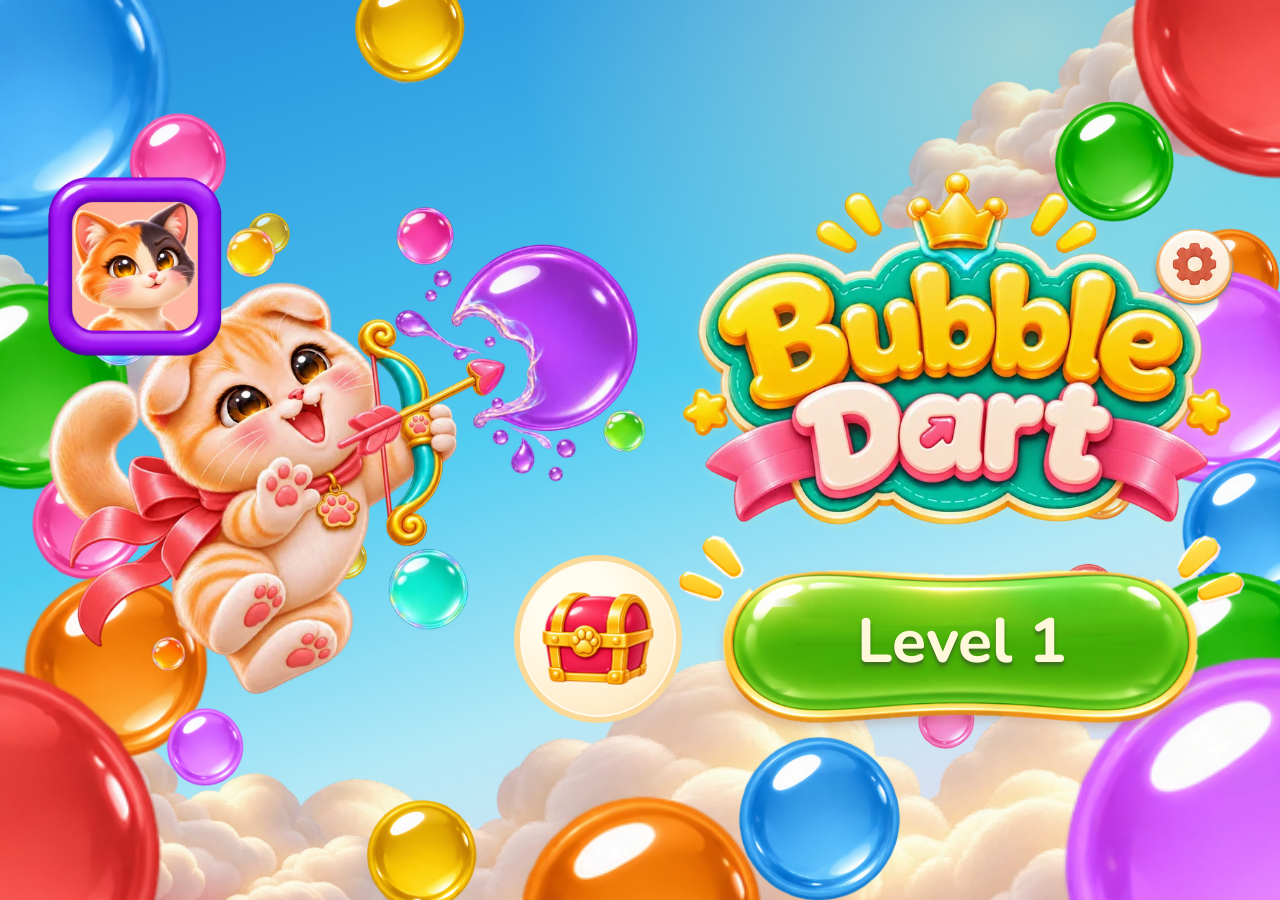
<file: index.html>
<!doctype html>
<html lang="en" class="release-starting notranslate" translate="no">
<head>
<meta charset="utf-8">
<meta name="viewport" content="width=device-width, initial-scale=1, viewport-fit=cover">
<meta name="google" content="notranslate">
<meta name="robots" content="noindex">
<title>Bubble Dart</title>

<script defer src="config.js?v=3.53-international.10"></script>
<script defer src="boot.js?v=3.53-international.10"></script>
<style>.hp-home[hidden] { display: none; }
.hp-home {
  position: fixed;
  inset: 0;
  z-index: 50;
  display: grid;
  justify-items: center;
  overflow: auto;
  overscroll-behavior: contain;
  isolation: isolate;
}

.hp-stage {
  position: relative;
  align-self: center;
  display: grid;
  justify-items: center;
  width: min(100%, calc(100dvh * 941 / 1672), 960px);
  min-width: min(100%, 235px);
  container-type: inline-size;
}

.hp-stage::after { content: ''; height: 11.796cqw; }

.hp-art {
  position: relative;
  width: 100%;
  aspect-ratio: 941 / 1292;
  pointer-events: none;
  user-select: none;
}

.hp-logo {
  position: absolute;
  top: 1.70cqw;
  left: 11.90%;
  width: 76.20%;
  height: auto;
  filter: drop-shadow(0 2px 4px #fdf1af40);
}

.hp-action {
  position: absolute;
  inset: auto 0 0;
  aspect-ratio: 3074 / 2527;
  pointer-events: none;
  user-select: none;
}

.hp-piece {
  position: absolute;
  top: var(--sprite-y);
  left: var(--sprite-x);
  display: block;
  width: var(--sprite-width);
  height: auto;
}

.hp-settings {
  position: absolute;
  top: max(2.77cqw, env(safe-area-inset-top));
  right: max(2.77cqw, env(safe-area-inset-right));
  z-index: 2;
  display: grid;
  place-items: center;
  width: clamp(44px, 13.92cqw, 131px);
  aspect-ratio: 1;
  padding: 0;
  border: 0;
  border-radius: 50%;
  background: transparent;
  cursor: pointer;
  touch-action: manipulation;
  -webkit-tap-highlight-color: transparent;
}

.hp-cta {
  position: relative;
  display: grid;
  width: 75.24%;
  aspect-ratio: 708 / 244;
  min-height: 48px;
  margin-top: 2.66cqw;
}

.hp-rays {
  position: absolute;
  top: -17.21%;
  width: 15.40%;
  height: auto;
  pointer-events: none;
}

.hp-rays-left { left: -8.62%; }
.hp-rays-right { right: -8.20%; }

.hp-play {
  --play-left: url('assets/8e3ee5656d4b4afed1085bdb.png');
  --play-middle: url('assets/3955a6907fad05a4241038dd.png');
  --play-right: url('assets/65df55bea0be28d249e88ddf.png');
}

.hp-play {
  position: relative;
  display: grid;
  place-items: center;
  width: 100%;
  height: 100%;
  min-height: 48px;
  padding: 0;
  border: 0;
  border-radius: 999px;
  background: transparent;
  color: #fff8da;
  container-type: size;
  cursor: pointer;
  touch-action: manipulation;
  -webkit-tap-highlight-color: transparent;
}

.hp-play:active {
  --play-left: url('assets/c6189aeb4cb40c96b48bccee.png');
  --play-middle: url('assets/044de3bd4ca53897f409df7b.png');
  --play-right: url('assets/d2837951f0b65182545cf876.png');
}

.hp-play-skin {
  position: absolute;
  inset: 0;
  display: grid;
  grid-template-columns: min(32%, 68.85246cqh) minmax(0, 1fr) min(32%, 68.85246cqh);
  pointer-events: none;
  filter: drop-shadow(0 5px 5px #9f65504d);
}

.hp-play-skin > span {
  min-width: 0;
  background-size: 100% 100%;
  background-repeat: no-repeat;
}

.hp-play-skin > span:not(:last-child) { margin-right: -1px; }
.hp-play-skin > span:nth-child(1) { background-image: var(--play-left); }
.hp-play-skin > span:nth-child(2) { background-image: var(--play-middle); }
.hp-play-skin > span:nth-child(3) { background-image: var(--play-right); }

.hp-level-label {
  position: relative;
  top: -.07em;
  display: block;
  font-family: 'Bubble Poke Level', var(--port-cjk, sans-serif), sans-serif;
  font-weight: 750;
  font-synthesis: none;
  font-size: clamp(20px, 12.65cqw, 95px);
  line-height: 1.08;
  white-space: nowrap;
  text-shadow: 0 .05em .04em #3b711b, 0 .09em .07em #446d236b;
  user-select: none;
}

.hp-home button:focus-visible { outline: 3px solid #633e97; outline-offset: 2px; }
.hp-play:active > span { transform: translateY(2px); }

@media (hover: hover) {
  .hp-play:hover .hp-play-skin { filter: brightness(1.05) drop-shadow(0 5px 5px #9f65504d); }
}

body.dark .hp-home::after {
  content: '';
  position: absolute;
  inset: 0;
  background: #12213a5c;
  pointer-events: none;
  z-index: 1;
}

@media (orientation: landscape) {
  .hp-stage {
    width: min(100%, calc(100dvh * 1.8), 1260px);
    grid-template-columns: 1.1fr 1fr;
    grid-template-rows: 1fr auto;
    align-items: center;
    column-gap: clamp(9px, 2vw, 32px);
    padding: clamp(12px, 2.5vw, 28px);
  }
  .hp-stage::after { display: none; }
  .hp-art { display: contents; }
  .hp-action { position: relative; inset: auto; grid-area: 1 / 1 / 3; width: 100%; }
  .hp-logo { position: static; grid-area: 1 / 2; align-self: end; width: 100%; }
  .hp-cta { grid-area: 2 / 2; align-self: start; width: 88%; margin-top: 5%; }
  .hp-settings { top: max(9px, env(safe-area-inset-top)); right: max(9px, env(safe-area-inset-right)); width: clamp(44px, 7cqw, 85px); }
}

@media (orientation: portrait) and (min-aspect-ratio: 1/2) {
  .hp-stage .hp-logo {
    top: 8cqw;
    left: 16%;
    width: 68%;
  }
}
* { box-sizing: border-box; }
html, body { margin: 0; min-height: 100%; background: #52c9e7; }

html.release-starting #homeScreen {
  background: radial-gradient(ellipse at 80% 5%, #fbf1c982 0, #fdf4d000 35%),
    linear-gradient(162deg, #218bdb 0, #51ccf1 45%, #b5e9f6 68%, #ffd9ee 100%);
}

html.release-starting :is(#gameScreen, .hp-toolbar, #homeChestButton, .hp-rays) {
  display: none !important;
}
html.release-starting #homeContinue,
html.release-starting #homeScreen:not(.art-ready) :is(.hp-art, #releaseLoading) {
  visibility: hidden;
}

.hp-illustration { display: block; width: 100%; height: auto; }

#releaseLoading {
  position: absolute; top: 50%; left: 50%; translate: -50% -50%;
  width: min(95%, 340px);
  height: clamp(12px, 2.8dvh, 20px);
  box-sizing: border-box; border: 2px solid #fff0c3; border-radius: 999px;
  background: #784b2d; overflow: hidden; box-shadow: 0 2px 0 #b1622d80;
}

#releaseLoading:not([data-load-failed])::before {
  content: ""; display: block; width: 88%; height: 100%; border-radius: inherit;
  background: linear-gradient(#fff79c, #ffda5b 48%, #ffac2f);
  transform-origin: left; animation: release-progress 4s cubic-bezier(.12,.65,.27,1) both;
}

@keyframes release-progress { from { transform: scaleX(.1); } to { transform: scaleX(1); } }

@media (prefers-reduced-motion: reduce) {
  #releaseLoading:not([data-load-failed])::before { animation: none; width: 55%; }
}

#releaseLoading[data-load-failed] {
  display: grid; place-items: center; width: auto; height: auto;
  background: #fff4db; border: 0; box-shadow: none;
}

#releaseLoading button {
  width: 48px; height: 48px; border: 0; background: transparent;
  color: #563567; font: 700 28px system-ui, sans-serif; cursor: pointer;
}</style>
</head>
<body class="notranslate" translate="no">
  <section id="homeScreen" class="hp-home" aria-label="Bubble Dart" aria-busy="true">
  <div class="hp-stage">
    <div class="hp-art">
      <div class="hp-action" aria-hidden="true"><img class="hp-illustration" src="[data-uri]" alt="" width="3074" height="2527"></div>
      <img class="hp-logo" src="[data-uri]" width="1560" height="1008" alt="Bubble Dart">
    </div>
    <div class="hp-toolbar">
      <button id="homeProfileButton" type="button" aria-haspopup="dialog"
      aria-controls="profileOverlay" aria-label="" title=""><span id="homeProfileBadge" class="profile-badge" aria-hidden="true"><span class="profile-badge-mask"><img alt="" draggable="false"></span>
    <img class="profile-badge-frame" alt="" draggable="false"></span></button>
      <button id="homeSettingsButton" class="hp-settings settings-trigger" type="button" onclick="openSettings()"
      aria-haspopup="dialog" aria-controls="settingsOverlay" aria-label="" data-l10n-label="settingsLabel" title="">
      <img src="assets/a4470adf59cbbb919cbd9297.png" width="131" height="131" alt="">
    </button>
    </div>
    <button id="homeChestButton" type="button"
      aria-haspopup="dialog" aria-controls="chestDialog" aria-label="">
      <img src="assets/74a7cb6e20794e8a2178419e.webp" alt="" draggable="false">
      <span id="homeChestCount" class="hint-count" aria-hidden="true" hidden></span>
    </button>
    <div class="hp-cta">
      <div id="releaseLoading" role="status" aria-label="Loading game" data-l10n-label="loading"></div>
      <img class="hp-rays hp-rays-left" src="assets/9768b7a80cbcc47a1558fbe3.png" alt="" aria-hidden="true">
      <img class="hp-rays hp-rays-right" src="assets/b662680076509377ff08beab.png" alt="" aria-hidden="true">
      <button id="homeContinue" class="hp-play" type="button" onclick="resumeFromHome()">
        <span class="hp-play-skin" aria-hidden="true"><span></span><span></span><span></span></span>
        <span id="homeLevelLabel" class="hp-level-label"></span>
      </button>
    </div>
  </div>
</section>
  <script>
    const home = document.getElementById('homeScreen');
    Promise.allSettled([...home.querySelectorAll('.hp-art img')].map(img => img.decode()))
      .then(() => home.classList.add('art-ready'));
  </script>
</body>
</html>
</file>
